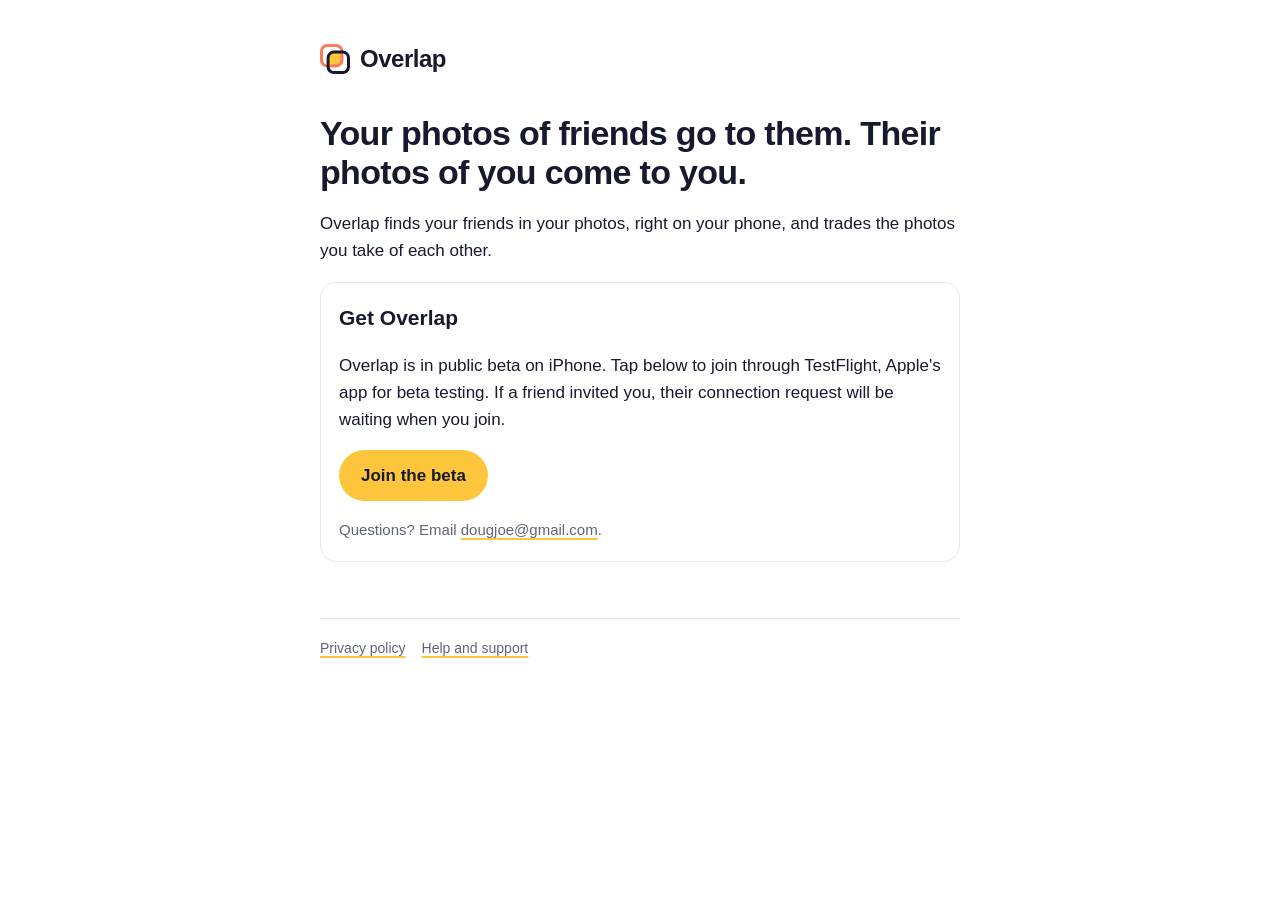
<file: index.html>
<!doctype html>
<html lang="en">
<head>
<meta charset="utf-8">
<meta name="viewport" content="width=device-width, initial-scale=1">
<title>Overlap</title>
<link rel="stylesheet" href="style.css">
</head>
<body>
<main>
<header><a href="./"><svg width="30" height="30" viewBox="0 0 100 100" aria-hidden="true"><defs><clipPath id="m"><rect x="5" y="5" width="68" height="68" rx="19"/></clipPath></defs><rect x="27" y="27" width="68" height="68" rx="19" fill="#FFC53D" clip-path="url(#m)"/><rect x="5" y="5" width="68" height="68" rx="19" fill="none" stroke="#FF7A59" stroke-width="10"/><rect x="27" y="27" width="68" height="68" rx="19" fill="none" stroke="currentColor" stroke-width="10"/></svg>Overlap</a></header>
<h1>Your photos of friends go to them. Their photos of you come to you.</h1>
<p>Overlap finds your friends in your photos, right on your phone, and trades the photos you take of each other.</p>
<div class="card">
<h2 style="margin-top: 14px;">Get Overlap</h2>
<p>Overlap is in public beta on iPhone. Tap below to join through TestFlight, Apple's app for beta testing. If a friend invited you, their connection request will be waiting when you join.</p>
<p><a class="button" href="https://testflight.apple.com/join/8Ej13uXu">Join the beta</a></p>
<p class="muted">Questions? Email <a href="mailto:dougjoe@gmail.com">dougjoe@gmail.com</a>.</p>
</div>
<footer><a href="privacy/">Privacy policy</a><a href="support/">Help and support</a></footer>
</main>
</body>
</html>
</file>
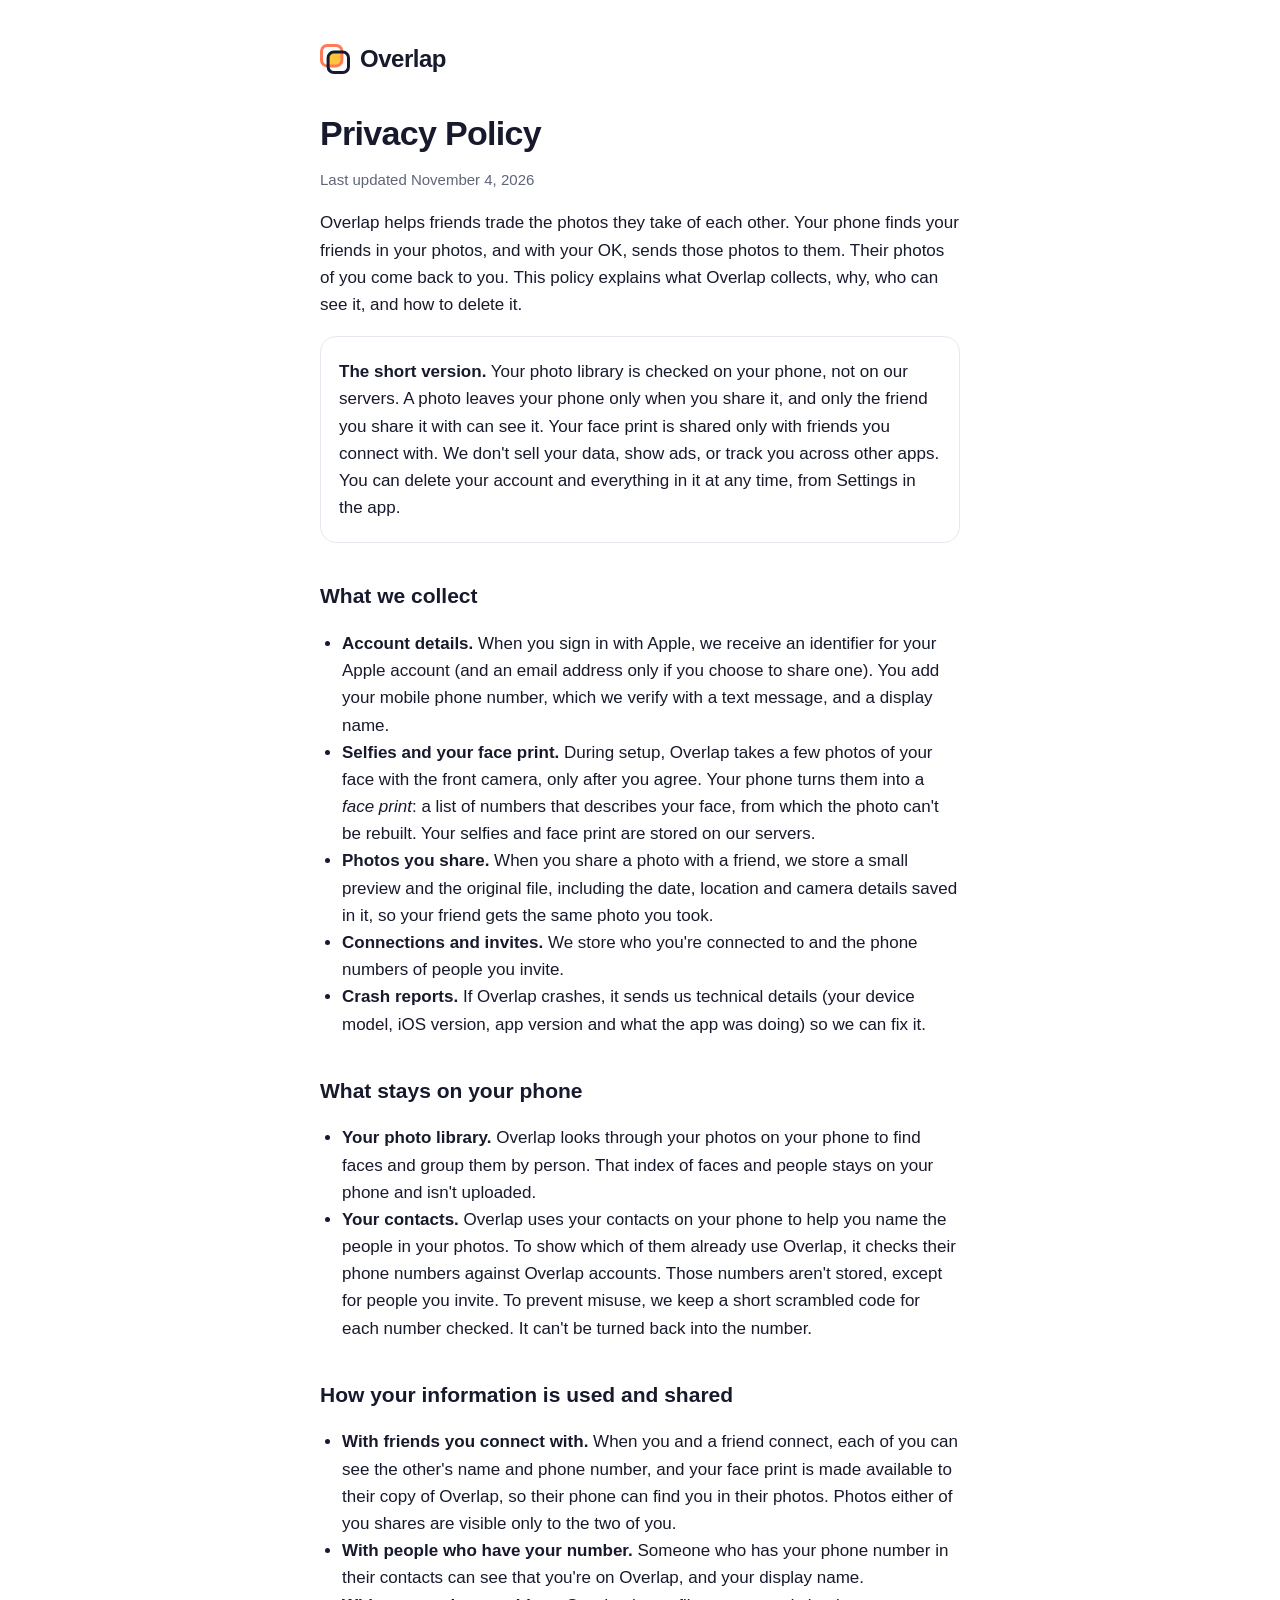
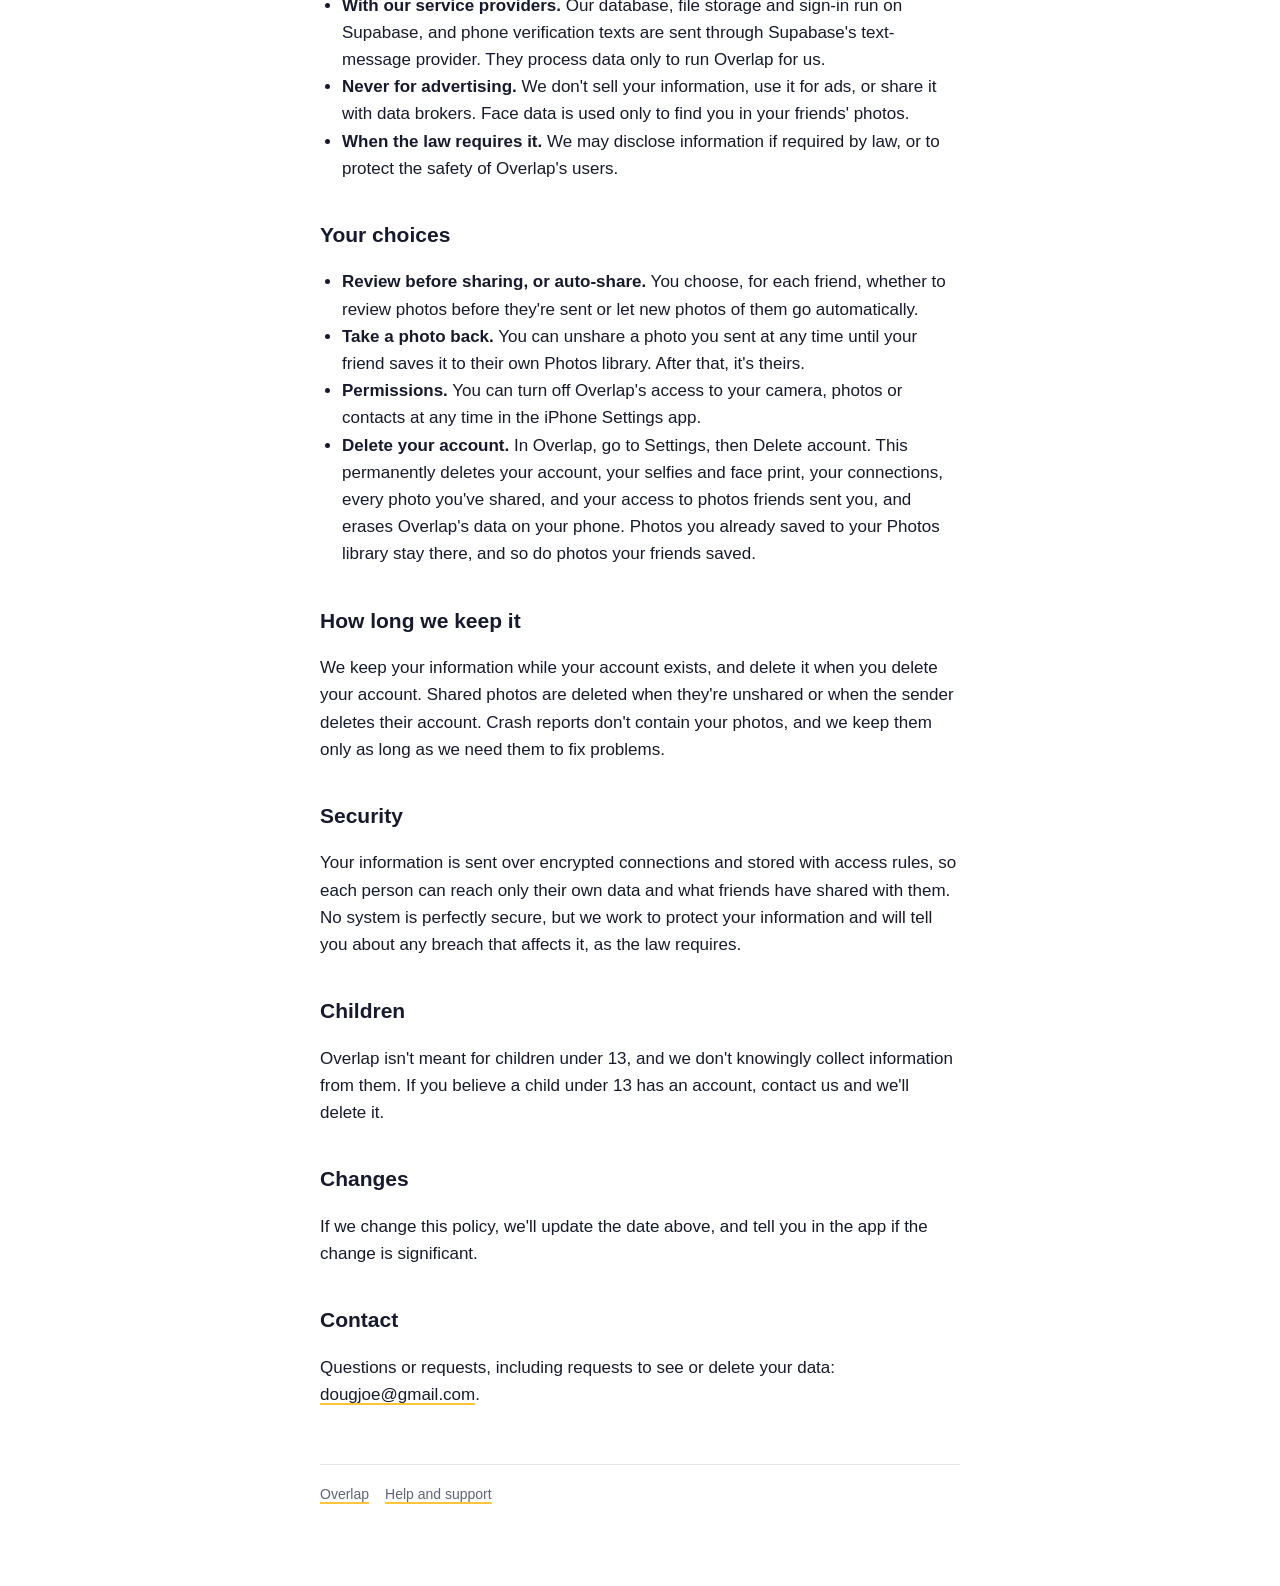
<file: privacy/index.html>
<!doctype html>
<html lang="en">
<head>
<meta charset="utf-8">
<meta name="viewport" content="width=device-width, initial-scale=1">
<title>Overlap Privacy Policy</title>
<link rel="stylesheet" href="../style.css">
</head>
<body>
<main>
<header><a href="../"><svg width="30" height="30" viewBox="0 0 100 100" aria-hidden="true"><defs><clipPath id="m"><rect x="5" y="5" width="68" height="68" rx="19"/></clipPath></defs><rect x="27" y="27" width="68" height="68" rx="19" fill="#FFC53D" clip-path="url(#m)"/><rect x="5" y="5" width="68" height="68" rx="19" fill="none" stroke="#FF7A59" stroke-width="10"/><rect x="27" y="27" width="68" height="68" rx="19" fill="none" stroke="currentColor" stroke-width="10"/></svg>Overlap</a></header>

<h1>Privacy Policy</h1>
<p class="muted">Last updated November 4, 2026</p>

<p>Overlap helps friends trade the photos they take of each other. Your phone finds your friends in your photos, and with your OK, sends those photos to them. Their photos of you come back to you. This policy explains what Overlap collects, why, who can see it, and how to delete it.</p>

<div class="card">
<p><strong>The short version.</strong> Your photo library is checked on your phone, not on our servers. A photo leaves your phone only when you share it, and only the friend you share it with can see it. Your face print is shared only with friends you connect with. We don't sell your data, show ads, or track you across other apps. You can delete your account and everything in it at any time, from Settings in the app.</p>
</div>

<h2>What we collect</h2>
<ul>
<li><strong>Account details.</strong> When you sign in with Apple, we receive an identifier for your Apple account (and an email address only if you choose to share one). You add your mobile phone number, which we verify with a text message, and a display name.</li>
<li><strong>Selfies and your face print.</strong> During setup, Overlap takes a few photos of your face with the front camera, only after you agree. Your phone turns them into a <em>face print</em>: a list of numbers that describes your face, from which the photo can't be rebuilt. Your selfies and face print are stored on our servers.</li>
<li><strong>Photos you share.</strong> When you share a photo with a friend, we store a small preview and the original file, including the date, location and camera details saved in it, so your friend gets the same photo you took.</li>
<li><strong>Connections and invites.</strong> We store who you're connected to and the phone numbers of people you invite.</li>
<li><strong>Crash reports.</strong> If Overlap crashes, it sends us technical details (your device model, iOS version, app version and what the app was doing) so we can fix it.</li>
</ul>

<h2>What stays on your phone</h2>
<ul>
<li><strong>Your photo library.</strong> Overlap looks through your photos on your phone to find faces and group them by person. That index of faces and people stays on your phone and isn't uploaded.</li>
<li><strong>Your contacts.</strong> Overlap uses your contacts on your phone to help you name the people in your photos. To show which of them already use Overlap, it checks their phone numbers against Overlap accounts. Those numbers aren't stored, except for people you invite. To prevent misuse, we keep a short scrambled code for each number checked. It can't be turned back into the number.</li>
</ul>

<h2>How your information is used and shared</h2>
<ul>
<li><strong>With friends you connect with.</strong> When you and a friend connect, each of you can see the other's name and phone number, and your face print is made available to their copy of Overlap, so their phone can find you in their photos. Photos either of you shares are visible only to the two of you.</li>
<li><strong>With people who have your number.</strong> Someone who has your phone number in their contacts can see that you're on Overlap, and your display name.</li>
<li><strong>With our service providers.</strong> Our database, file storage and sign-in run on Supabase, and phone verification texts are sent through Supabase's text-message provider. They process data only to run Overlap for us.</li>
<li><strong>Never for advertising.</strong> We don't sell your information, use it for ads, or share it with data brokers. Face data is used only to find you in your friends' photos.</li>
<li><strong>When the law requires it.</strong> We may disclose information if required by law, or to protect the safety of Overlap's users.</li>
</ul>

<h2>Your choices</h2>
<ul>
<li><strong>Review before sharing, or auto-share.</strong> You choose, for each friend, whether to review photos before they're sent or let new photos of them go automatically.</li>
<li><strong>Take a photo back.</strong> You can unshare a photo you sent at any time until your friend saves it to their own Photos library. After that, it's theirs.</li>
<li><strong>Permissions.</strong> You can turn off Overlap's access to your camera, photos or contacts at any time in the iPhone Settings app.</li>
<li><strong>Delete your account.</strong> In Overlap, go to Settings, then Delete account. This permanently deletes your account, your selfies and face print, your connections, every photo you've shared, and your access to photos friends sent you, and erases Overlap's data on your phone. Photos you already saved to your Photos library stay there, and so do photos your friends saved.</li>
</ul>

<h2>How long we keep it</h2>
<p>We keep your information while your account exists, and delete it when you delete your account. Shared photos are deleted when they're unshared or when the sender deletes their account. Crash reports don't contain your photos, and we keep them only as long as we need them to fix problems.</p>

<h2>Security</h2>
<p>Your information is sent over encrypted connections and stored with access rules, so each person can reach only their own data and what friends have shared with them. No system is perfectly secure, but we work to protect your information and will tell you about any breach that affects it, as the law requires.</p>

<h2>Children</h2>
<p>Overlap isn't meant for children under 13, and we don't knowingly collect information from them. If you believe a child under 13 has an account, contact us and we'll delete it.</p>

<h2>Changes</h2>
<p>If we change this policy, we'll update the date above, and tell you in the app if the change is significant.</p>

<h2>Contact</h2>
<p>Questions or requests, including requests to see or delete your data: <a href="mailto:dougjoe@gmail.com">dougjoe@gmail.com</a>.</p>

<footer><a href="../">Overlap</a><a href="../support/">Help and support</a></footer>
</main>
</body>
</html>
</file>
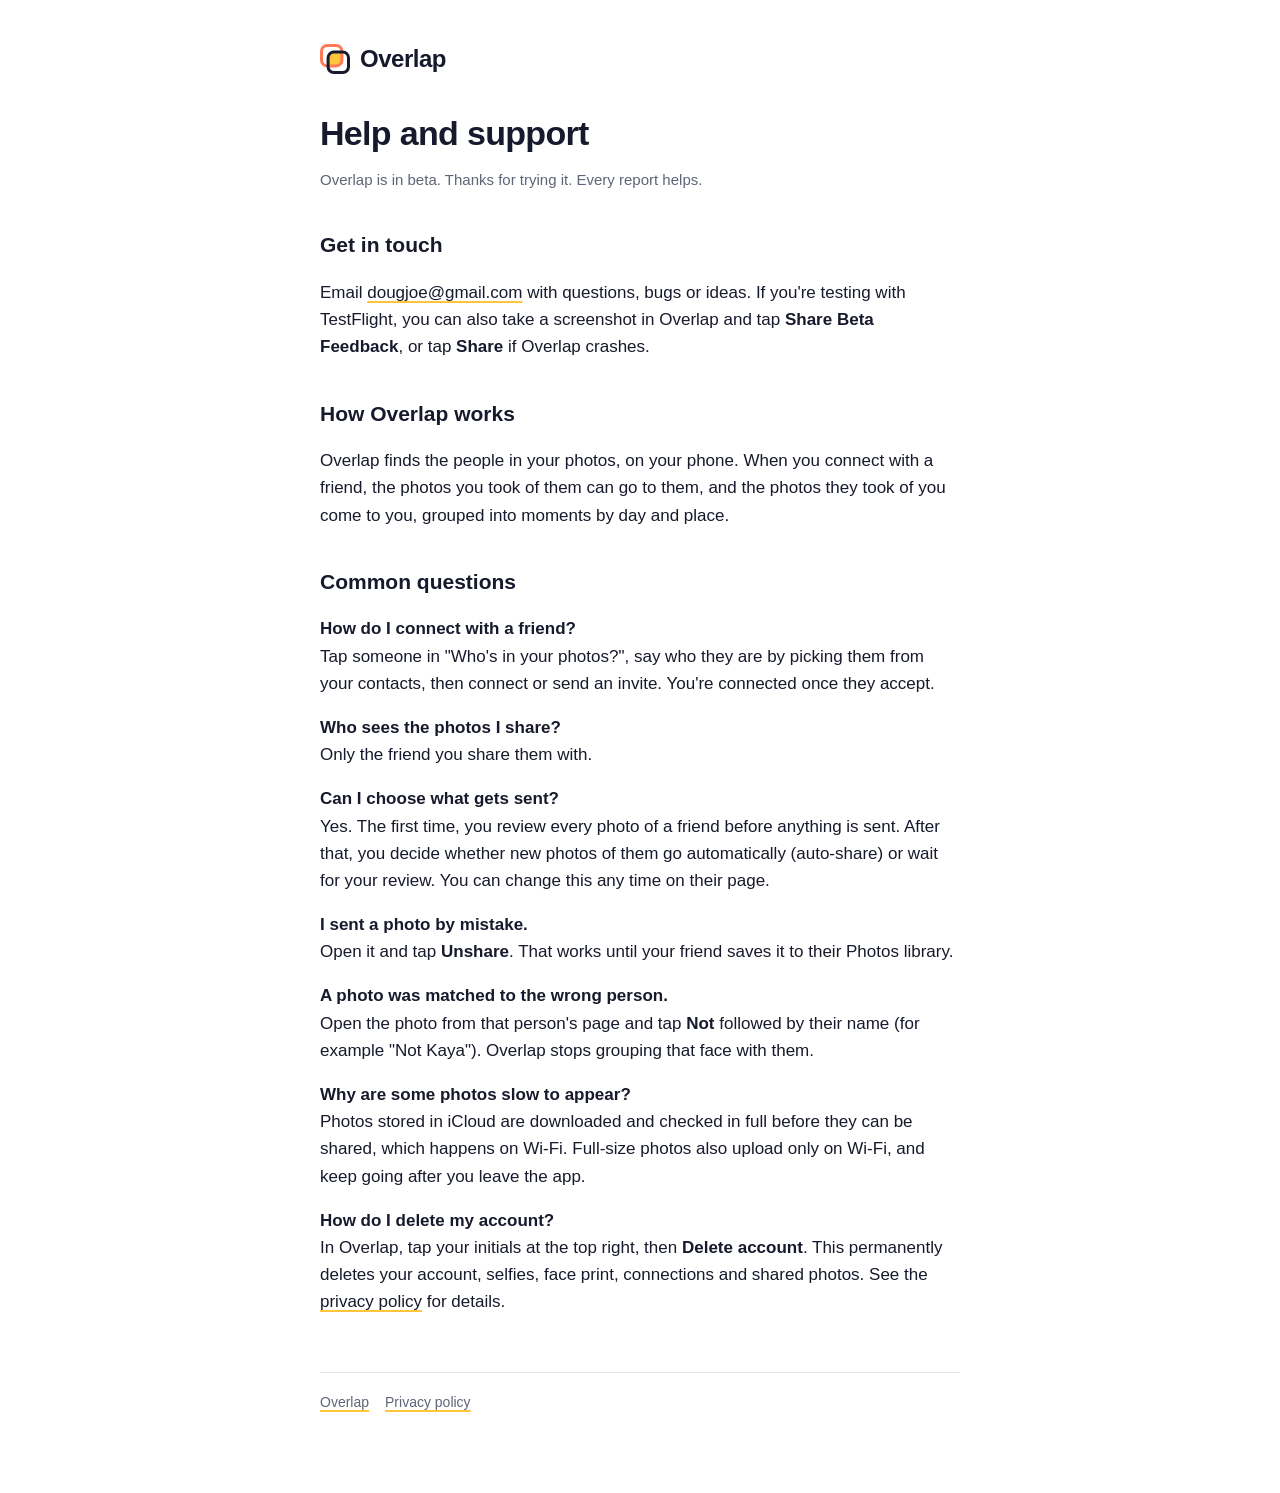
<file: support/index.html>
<!doctype html>
<html lang="en">
<head>
<meta charset="utf-8">
<meta name="viewport" content="width=device-width, initial-scale=1">
<title>Overlap Help and Support</title>
<link rel="stylesheet" href="../style.css">
</head>
<body>
<main>
<header><a href="../"><svg width="30" height="30" viewBox="0 0 100 100" aria-hidden="true"><defs><clipPath id="m"><rect x="5" y="5" width="68" height="68" rx="19"/></clipPath></defs><rect x="27" y="27" width="68" height="68" rx="19" fill="#FFC53D" clip-path="url(#m)"/><rect x="5" y="5" width="68" height="68" rx="19" fill="none" stroke="#FF7A59" stroke-width="10"/><rect x="27" y="27" width="68" height="68" rx="19" fill="none" stroke="currentColor" stroke-width="10"/></svg>Overlap</a></header>

<h1>Help and support</h1>
<p class="muted">Overlap is in beta. Thanks for trying it. Every report helps.</p>

<h2>Get in touch</h2>
<p>Email <a href="mailto:dougjoe@gmail.com">dougjoe@gmail.com</a> with questions, bugs or ideas. If you're testing with TestFlight, you can also take a screenshot in Overlap and tap <strong>Share Beta Feedback</strong>, or tap <strong>Share</strong> if Overlap crashes.</p>

<h2>How Overlap works</h2>
<p>Overlap finds the people in your photos, on your phone. When you connect with a friend, the photos you took of them can go to them, and the photos they took of you come to you, grouped into moments by day and place.</p>

<h2>Common questions</h2>
<p><strong>How do I connect with a friend?</strong><br>Tap someone in "Who's in your photos?", say who they are by picking them from your contacts, then connect or send an invite. You're connected once they accept.</p>
<p><strong>Who sees the photos I share?</strong><br>Only the friend you share them with.</p>
<p><strong>Can I choose what gets sent?</strong><br>Yes. The first time, you review every photo of a friend before anything is sent. After that, you decide whether new photos of them go automatically (auto-share) or wait for your review. You can change this any time on their page.</p>
<p><strong>I sent a photo by mistake.</strong><br>Open it and tap <strong>Unshare</strong>. That works until your friend saves it to their Photos library.</p>
<p><strong>A photo was matched to the wrong person.</strong><br>Open the photo from that person's page and tap <strong>Not</strong> followed by their name (for example "Not Kaya"). Overlap stops grouping that face with them.</p>
<p><strong>Why are some photos slow to appear?</strong><br>Photos stored in iCloud are downloaded and checked in full before they can be shared, which happens on Wi-Fi. Full-size photos also upload only on Wi-Fi, and keep going after you leave the app.</p>
<p><strong>How do I delete my account?</strong><br>In Overlap, tap your initials at the top right, then <strong>Delete account</strong>. This permanently deletes your account, selfies, face print, connections and shared photos. See the <a href="../privacy/">privacy policy</a> for details.</p>

<footer><a href="../">Overlap</a><a href="../privacy/">Privacy policy</a></footer>
</main>
</body>
</html>
</file>
<file: style.css>
:root { --bg: #FFFFFF; --ink: #171A2C; --muted: #5F6578; --line: #E6E8F0; --flash: #FFC53D; --coral: #FF7A59; }
@media (prefers-color-scheme: dark) { :root { --bg: #0D0C0B; --ink: #F4EDE3; --muted: #A79A8A; --line: #2E2720; } }
* { box-sizing: border-box; }
body { margin: 0; background: var(--bg); color: var(--ink); font: 17px/1.6 -apple-system, BlinkMacSystemFont, "Helvetica Neue", Arial, sans-serif; }
main { max-width: 680px; margin: 0 auto; padding: 40px 20px 80px; }
header { display: flex; align-items: center; gap: 10px; margin-bottom: 36px; }
header a { display: flex; align-items: center; gap: 10px; color: inherit; text-decoration: none; font-weight: 900; font-size: 24px; letter-spacing: -0.02em; }
h1 { font-size: 34px; line-height: 1.15; margin: 0 0 6px; letter-spacing: -0.02em; }
h2 { font-size: 21px; margin: 36px 0 8px; }
p, li { color: var(--ink); }
.muted { color: var(--muted); font-size: 15px; }
a { color: inherit; text-decoration-color: var(--flash); text-decoration-thickness: 2px; text-underline-offset: 3px; }
ul { padding-left: 22px; }
.card { border: 1px solid var(--line); border-radius: 16px; padding: 4px 18px; margin: 18px 0; }
footer { margin-top: 56px; padding-top: 18px; border-top: 1px solid var(--line); font-size: 14px; color: var(--muted); }
footer a { margin-right: 16px; }
.button { display: inline-block; background: var(--flash); color: #171A2C; font-weight: 700; text-decoration: none; padding: 12px 22px; border-radius: 999px; }
</file>
